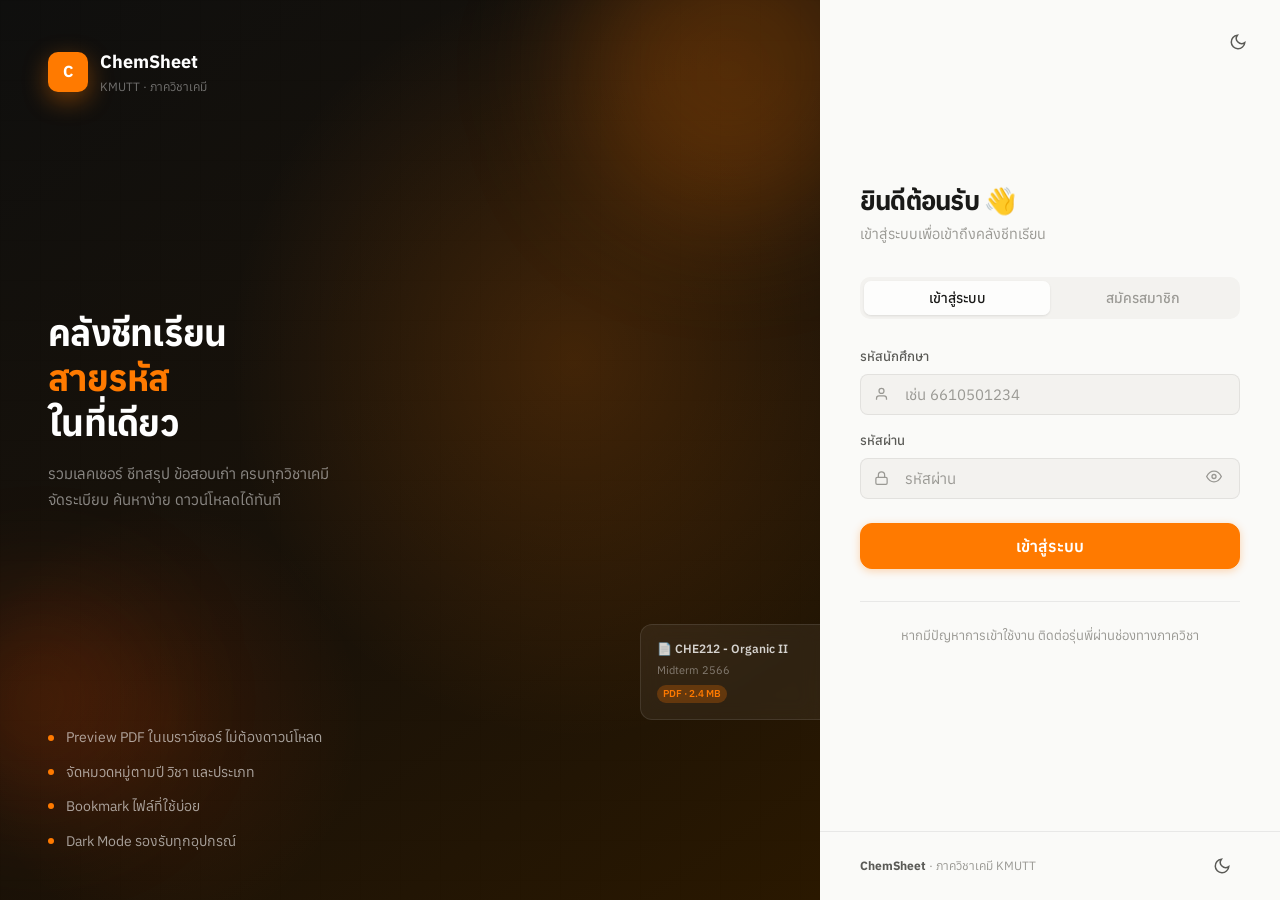
<file: index.html>
<!DOCTYPE html>
<html lang="th">
<head>
  <meta charset="UTF-8" />
  <meta http-equiv="refresh" content="0;url=login.html" />
  <title>ChemSheet — KMUTT Chemistry</title>
</head>
<body>
  <script>
    // Redirect to login (or dashboard if already logged in)
    const s = localStorage.getItem("chemsheet_session");
    if (s) {
      try {
        const session = JSON.parse(s);
        if (session.expiresAt > Date.now()) {
          window.location.href = session.role === "senior" ? "admin.html" : "dashboard.html";
        } else {
          window.location.href = "login.html";
        }
      } catch { window.location.href = "login.html"; }
    } else {
      window.location.href = "login.html";
    }
  </script>
</body>
</html>
</file>
<file: css/style.css>
/* ============================================================
   style.css — Design System | คลังชีทเรียนสายรหัส | KMUTT
   Inspired by: Apple, Linear, Vercel, Arc Browser, Notion
   ============================================================ */

/* ─── Fonts ──────────────────────────────────────────────────── */
@import url('https://fonts.googleapis.com/css2?family=Anuphan:wght@300;400;500;600;700&family=IBM+Plex+Mono:wght@400;500&display=swap');

/* ─── CSS Variables ──────────────────────────────────────────── */
:root {
  /* Brand */
  --accent: #FF7A00;
  --accent-soft: rgba(255, 122, 0, 0.12);
  --accent-hover: #FF9130;
  --accent-dark: #E06A00;

  /* Light Mode */
  --bg: #FAFAF8;
  --bg-secondary: #F3F2EF;
  --bg-tertiary: #ECEAE5;
  --surface: rgba(255,255,255,0.85);
  --surface-hover: rgba(255,255,255,0.95);
  --border: rgba(0,0,0,0.07);
  --border-strong: rgba(0,0,0,0.13);
  --text-primary: #1A1A18;
  --text-secondary: #5A5A56;
  --text-tertiary: #9A9994;
  --text-inverse: #FFFFFF;
  --shadow-sm: 0 1px 3px rgba(0,0,0,0.06), 0 1px 2px rgba(0,0,0,0.04);
  --shadow-md: 0 4px 16px rgba(0,0,0,0.08), 0 2px 6px rgba(0,0,0,0.05);
  --shadow-lg: 0 12px 40px rgba(0,0,0,0.10), 0 4px 12px rgba(0,0,0,0.06);
  --shadow-xl: 0 24px 64px rgba(0,0,0,0.12), 0 8px 24px rgba(0,0,0,0.07);
  --blur: blur(16px);
  --radius-sm: 8px;
  --radius-md: 12px;
  --radius-lg: 16px;
  --radius-xl: 24px;
  --radius-full: 999px;
  --sidebar-width: 256px;
  --navbar-h: 60px;
  --transition: 0.2s cubic-bezier(0.4, 0, 0.2, 1);
  --transition-spring: 0.35s cubic-bezier(0.34, 1.56, 0.64, 1);
}

[data-theme="dark"] {
  --bg: #0F0F0E;
  --bg-secondary: #161614;
  --bg-tertiary: #1E1E1B;
  --surface: rgba(26,26,23,0.85);
  --surface-hover: rgba(32,32,28,0.95);
  --border: rgba(255,255,255,0.07);
  --border-strong: rgba(255,255,255,0.12);
  --text-primary: #F0EFEB;
  --text-secondary: #9A9994;
  --text-tertiary: #5A5A56;
  --shadow-sm: 0 1px 3px rgba(0,0,0,0.3);
  --shadow-md: 0 4px 16px rgba(0,0,0,0.4);
  --shadow-lg: 0 12px 40px rgba(0,0,0,0.5);
  --shadow-xl: 0 24px 64px rgba(0,0,0,0.6);
}

/* ─── Reset & Base ───────────────────────────────────────────── */
*, *::before, *::after { box-sizing: border-box; margin: 0; padding: 0; }

html { font-size: 16px; scroll-behavior: smooth; -webkit-font-smoothing: antialiased; }

body {
  font-family: 'Anuphan', -apple-system, BlinkMacSystemFont, sans-serif;
  background: var(--bg);
  color: var(--text-primary);
  transition: background var(--transition), color var(--transition);
  min-height: 100vh;
  line-height: 1.6;
}

/* ─── Scrollbar ──────────────────────────────────────────────── */
::-webkit-scrollbar { width: 6px; height: 6px; }
::-webkit-scrollbar-track { background: transparent; }
::-webkit-scrollbar-thumb { background: var(--border-strong); border-radius: 99px; }
::-webkit-scrollbar-thumb:hover { background: var(--text-tertiary); }

/* ─── Typography ─────────────────────────────────────────────── */
h1 { font-size: clamp(1.75rem, 4vw, 2.5rem); font-weight: 700; letter-spacing: -0.03em; line-height: 1.2; }
h2 { font-size: clamp(1.25rem, 3vw, 1.75rem); font-weight: 600; letter-spacing: -0.02em; line-height: 1.3; }
h3 { font-size: 1.125rem; font-weight: 600; letter-spacing: -0.015em; }
h4 { font-size: 0.9375rem; font-weight: 500; }
p { color: var(--text-secondary); }
a { color: var(--accent); text-decoration: none; }
a:hover { color: var(--accent-hover); }
code, .mono { font-family: 'IBM Plex Mono', monospace; font-size: 0.875em; }

/* ─── Layout ─────────────────────────────────────────────────── */
.app-layout {
  display: flex;
  min-height: 100vh;
}

.main-content {
  flex: 1;
  margin-left: var(--sidebar-width);
  padding-top: var(--navbar-h);
  transition: margin var(--transition);
  min-width: 0;
}

.page-content { padding: 2rem; max-width: 1200px; margin: 0 auto; }

/* ─── Navbar ─────────────────────────────────────────────────── */
.navbar {
  position: fixed;
  top: 0; right: 0; left: var(--sidebar-width);
  height: var(--navbar-h);
  display: flex;
  align-items: center;
  justify-content: space-between;
  padding: 0 1.5rem;
  background: var(--surface);
  -webkit-backdrop-filter: var(--blur);
  backdrop-filter: var(--blur);
  border-bottom: 1px solid var(--border);
  z-index: 100;
  transition: left var(--transition);
}

.navbar-left { display: flex; align-items: center; gap: 1rem; }
.navbar-right { display: flex; align-items: center; gap: 0.5rem; }

.breadcrumb {
  display: flex; align-items: center; gap: 0.5rem;
  font-size: 0.8125rem; color: var(--text-tertiary);
}
.breadcrumb-sep { color: var(--text-tertiary); }
.breadcrumb-current { color: var(--text-primary); font-weight: 500; }

/* ─── Sidebar ─────────────────────────────────────────────────── */
.sidebar {
  position: fixed;
  top: 0; left: 0;
  width: var(--sidebar-width);
  height: 100vh;
  background: var(--surface);
  -webkit-backdrop-filter: var(--blur);
  backdrop-filter: var(--blur);
  border-right: 1px solid var(--border);
  display: flex;
  flex-direction: column;
  z-index: 200;
  transition: transform var(--transition);
  overflow-y: auto;
  overflow-x: hidden;
}

.sidebar-logo {
  display: flex; align-items: center; gap: 10px;
  padding: 1.25rem 1.25rem 1rem;
  border-bottom: 1px solid var(--border);
  min-height: var(--navbar-h);
}

.logo-icon {
  width: 32px; height: 32px;
  background: var(--accent);
  border-radius: var(--radius-sm);
  display: flex; align-items: center; justify-content: center;
  color: white; font-weight: 700; font-size: 0.875rem;
  flex-shrink: 0;
  box-shadow: 0 4px 12px rgba(255,122,0,0.35);
}

.logo-text .logo-name { font-size: 0.9375rem; font-weight: 700; color: var(--text-primary); line-height: 1.2; }
.logo-text .logo-sub { font-size: 0.6875rem; color: var(--text-tertiary); }

.sidebar-nav { flex: 1; padding: 0.75rem 0.75rem; }

.nav-section-label {
  font-size: 0.6875rem; font-weight: 600; text-transform: uppercase;
  letter-spacing: 0.08em; color: var(--text-tertiary);
  padding: 0.75rem 0.5rem 0.375rem;
}

.nav-item {
  display: flex; align-items: center; gap: 0.625rem;
  padding: 0.5rem 0.625rem;
  border-radius: var(--radius-sm);
  font-size: 0.875rem; font-weight: 500;
  color: var(--text-secondary);
  cursor: pointer;
  transition: all var(--transition);
  margin-bottom: 2px;
  text-decoration: none;
  user-select: none;
}
.nav-item svg { flex-shrink: 0; opacity: 0.7; }
.nav-item:hover { background: var(--bg-secondary); color: var(--text-primary); }
.nav-item:hover svg { opacity: 1; }
.nav-item.active { background: var(--accent-soft); color: var(--accent); font-weight: 600; }
.nav-item.active svg { opacity: 1; }
.nav-badge {
  margin-left: auto;
  background: var(--accent-soft); color: var(--accent);
  font-size: 0.6875rem; font-weight: 600;
  padding: 1px 6px; border-radius: 99px;
}

.sidebar-footer {
  padding: 0.75rem;
  border-top: 1px solid var(--border);
}

.user-card {
  display: flex; align-items: center; gap: 0.625rem;
  padding: 0.625rem;
  border-radius: var(--radius-md);
  cursor: pointer;
  transition: background var(--transition);
  text-decoration: none;
}
.user-card:hover { background: var(--bg-secondary); }
.user-avatar {
  width: 32px; height: 32px; border-radius: 50%;
  background: var(--accent-soft); color: var(--accent);
  display: flex; align-items: center; justify-content: center;
  font-size: 0.75rem; font-weight: 700; flex-shrink: 0;
  overflow: hidden;
}
.user-avatar img { width: 100%; height: 100%; object-fit: cover; }
.user-info .user-name { font-size: 0.8125rem; font-weight: 600; color: var(--text-primary); line-height: 1.2; }
.user-info .user-role {
  font-size: 0.6875rem; color: var(--text-tertiary);
  display: flex; align-items: center; gap: 4px;
}
.role-dot { width: 5px; height: 5px; border-radius: 50%; background: var(--accent); }

/* ─── Sidebar Overlay (mobile) ───────────────────────────────── */
.sidebar-overlay {
  display: none;
  position: fixed; inset: 0;
  background: rgba(0,0,0,0.4);
  z-index: 190;
  opacity: 0;
  transition: opacity var(--transition);
}
.sidebar-overlay.overlay-show { opacity: 1; }

/* ─── Buttons ─────────────────────────────────────────────────── */
.btn {
  display: inline-flex; align-items: center; justify-content: center; gap: 0.5rem;
  padding: 0.5rem 1rem;
  border-radius: var(--radius-sm);
  font-family: inherit; font-size: 0.875rem; font-weight: 500;
  border: 1px solid transparent;
  cursor: pointer;
  transition: all var(--transition);
  white-space: nowrap;
  text-decoration: none;
}
.btn:disabled { opacity: 0.5; cursor: not-allowed; }
.btn-primary { background: var(--accent); color: white; border-color: var(--accent); box-shadow: 0 2px 8px rgba(255,122,0,0.3); }
.btn-primary:hover:not(:disabled) { background: var(--accent-hover); transform: translateY(-1px); box-shadow: 0 4px 16px rgba(255,122,0,0.35); }
.btn-ghost { background: transparent; color: var(--text-secondary); border-color: var(--border); }
.btn-ghost:hover:not(:disabled) { background: var(--bg-secondary); color: var(--text-primary); }
.btn-danger { background: #E53E3E; color: white; border-color: #E53E3E; }
.btn-danger:hover:not(:disabled) { background: #C53030; }
.btn-icon { padding: 0.5rem; border-radius: var(--radius-sm); }
.btn-sm { padding: 0.375rem 0.75rem; font-size: 0.8125rem; }
.btn-lg { padding: 0.75rem 1.5rem; font-size: 1rem; border-radius: var(--radius-md); }
.btn-spinner {
  width: 16px; height: 16px;
  border: 2px solid rgba(255,255,255,0.3);
  border-top-color: white;
  border-radius: 50%;
  animation: spin 0.7s linear infinite;
}
@keyframes spin { to { transform: rotate(360deg); } }

/* ─── Cards ───────────────────────────────────────────────────── */
.card {
  background: var(--surface);
  border: 1px solid var(--border);
  border-radius: var(--radius-lg);
  padding: 1.25rem;
  box-shadow: var(--shadow-sm);
  transition: all var(--transition);
}
.card:hover { box-shadow: var(--shadow-md); }
.card-glass {
  background: var(--surface);
  -webkit-backdrop-filter: var(--blur);
  backdrop-filter: var(--blur);
}

/* ─── File Cards ─────────────────────────────────────────────── */
.file-grid {
  display: grid;
  grid-template-columns: repeat(auto-fill, minmax(200px, 1fr));
  gap: 1rem;
}

.file-card {
  background: var(--surface);
  border: 1px solid var(--border);
  border-radius: var(--radius-lg);
  padding: 1rem;
  cursor: pointer;
  transition: all var(--transition);
  position: relative;
  overflow: hidden;
}
.file-card:hover {
  border-color: var(--accent);
  box-shadow: var(--shadow-md), 0 0 0 3px var(--accent-soft);
  transform: translateY(-2px);
}
.file-card-icon {
  width: 40px; height: 40px;
  background: linear-gradient(135deg, #FF7A00 0%, #FF4D00 100%);
  border-radius: var(--radius-sm);
  display: flex; align-items: center; justify-content: center;
  color: white; margin-bottom: 0.75rem;
  box-shadow: 0 4px 12px rgba(255,122,0,0.3);
}
.file-card-name { font-size: 0.875rem; font-weight: 500; color: var(--text-primary); margin-bottom: 0.25rem; line-height: 1.4; word-break: break-word; }
.file-card-meta { font-size: 0.75rem; color: var(--text-tertiary); display: flex; align-items: center; gap: 0.375rem; }
.file-card-pin { position: absolute; top: 0.625rem; right: 0.625rem; color: var(--accent); }
.file-card-bookmark {
  position: absolute; bottom: 0.625rem; right: 0.625rem;
  color: var(--text-tertiary); transition: color var(--transition);
  background: none; border: none; cursor: pointer; padding: 4px;
}
.file-card-bookmark:hover, .file-card-bookmark.active { color: var(--accent); }

.folder-card {
  background: var(--bg-secondary);
  border: 1px solid var(--border);
  border-radius: var(--radius-md);
  padding: 0.875rem 1rem;
  cursor: pointer;
  display: flex; align-items: center; gap: 0.75rem;
  transition: all var(--transition);
}
.folder-card:hover { background: var(--bg-tertiary); border-color: var(--border-strong); transform: translateX(2px); }
.folder-icon { color: var(--accent); flex-shrink: 0; }
.folder-name { font-size: 0.875rem; font-weight: 500; color: var(--text-primary); }
.folder-count { font-size: 0.75rem; color: var(--text-tertiary); margin-left: auto; }

/* ─── Search Bar ─────────────────────────────────────────────── */
.search-wrapper {
  position: relative;
}
.search-icon {
  position: absolute; left: 0.875rem; top: 50%; transform: translateY(-50%);
  color: var(--text-tertiary); pointer-events: none;
}
.search-input {
  width: 100%;
  padding: 0.625rem 1rem 0.625rem 2.75rem;
  background: var(--bg-secondary);
  border: 1px solid var(--border);
  border-radius: var(--radius-full);
  font-family: inherit; font-size: 0.875rem; color: var(--text-primary);
  transition: all var(--transition);
  outline: none;
}
.search-input::placeholder { color: var(--text-tertiary); }
.search-input:focus { border-color: var(--accent); background: var(--surface); box-shadow: 0 0 0 3px var(--accent-soft); }

/* ─── Form Elements ──────────────────────────────────────────── */
.form-group { display: flex; flex-direction: column; gap: 0.375rem; }
.form-label { font-size: 0.8125rem; font-weight: 500; color: var(--text-secondary); }
.form-input, .form-select, .form-textarea {
  width: 100%;
  padding: 0.625rem 0.875rem;
  background: var(--bg-secondary);
  border: 1px solid var(--border);
  border-radius: var(--radius-sm);
  font-family: inherit; font-size: 0.9375rem; color: var(--text-primary);
  outline: none; transition: all var(--transition);
}
.form-input:focus, .form-select:focus, .form-textarea:focus {
  border-color: var(--accent); background: var(--surface);
  box-shadow: 0 0 0 3px var(--accent-soft);
}
.form-input::placeholder { color: var(--text-tertiary); }
.form-hint { font-size: 0.75rem; color: var(--text-tertiary); }
.form-error { font-size: 0.75rem; color: #E53E3E; }
.form-input.error { border-color: #E53E3E; }

/* ─── Tabs ────────────────────────────────────────────────────── */
.tab-bar {
  display: flex;
  background: var(--bg-secondary);
  border-radius: var(--radius-md);
  padding: 4px;
  gap: 2px;
}
.tab-item {
  flex: 1; padding: 0.5rem;
  text-align: center; font-size: 0.875rem; font-weight: 500;
  color: var(--text-tertiary); border-radius: var(--radius-sm);
  cursor: pointer; transition: all var(--transition);
  border: none; background: none; font-family: inherit;
}
.tab-item:hover { color: var(--text-primary); }
.tab-item.active { background: var(--surface); color: var(--text-primary); box-shadow: var(--shadow-sm); }

/* ─── Badges / Pills ─────────────────────────────────────────── */
.badge {
  display: inline-flex; align-items: center; gap: 4px;
  padding: 2px 8px;
  border-radius: 99px;
  font-size: 0.6875rem; font-weight: 600; white-space: nowrap;
}
.badge-orange { background: var(--accent-soft); color: var(--accent); }
.badge-green { background: rgba(16,185,129,0.1); color: #059669; }
.badge-red { background: rgba(239,68,68,0.1); color: #DC2626; }
.badge-gray { background: var(--bg-secondary); color: var(--text-secondary); }

/* ─── Toast ───────────────────────────────────────────────────── */
#toast-container {
  position: fixed; bottom: 1.5rem; right: 1.5rem;
  z-index: 9999; display: flex; flex-direction: column; gap: 0.5rem;
  pointer-events: none;
}
.toast {
  display: flex; align-items: center; gap: 0.625rem;
  padding: 0.75rem 1rem;
  background: var(--surface);
  -webkit-backdrop-filter: var(--blur);
  backdrop-filter: var(--blur);
  border: 1px solid var(--border);
  border-radius: var(--radius-md);
  box-shadow: var(--shadow-xl);
  font-size: 0.875rem; font-weight: 500; color: var(--text-primary);
  min-width: 240px; max-width: 360px;
  transform: translateX(110%); opacity: 0;
  transition: all 0.35s cubic-bezier(0.34, 1.56, 0.64, 1);
  pointer-events: all;
}
.toast.toast-show { transform: translateX(0); opacity: 1; }
.toast.toast-hide { transform: translateX(110%); opacity: 0; transition: all 0.3s ease-in; }
.toast-success .toast-icon { color: #059669; }
.toast-error .toast-icon { color: #DC2626; }
.toast-warning .toast-icon { color: #D97706; }
.toast-info .toast-icon { color: var(--accent); }

/* ─── Modal ───────────────────────────────────────────────────── */
.modal-overlay {
  position: fixed; inset: 0;
  background: rgba(0,0,0,0.5);
  -webkit-backdrop-filter: blur(4px);
  backdrop-filter: blur(4px);
  z-index: 1000;
  display: flex; align-items: center; justify-content: center;
  padding: 1rem;
  opacity: 0; transition: opacity 0.2s;
}
.modal-overlay.modal-open { opacity: 1; }
.modal-overlay.modal-open .modal { transform: scale(1) translateY(0); opacity: 1; }
.modal {
  background: var(--surface);
  border: 1px solid var(--border);
  border-radius: var(--radius-xl);
  width: 100%; max-width: 480px;
  box-shadow: var(--shadow-xl);
  transform: scale(0.95) translateY(16px);
  opacity: 0;
  transition: all 0.3s cubic-bezier(0.34, 1.56, 0.64, 1);
}
.modal-header {
  display: flex; align-items: center; justify-content: space-between;
  padding: 1.25rem 1.5rem 0;
}
.modal-title { font-size: 1.0625rem; font-weight: 600; }
.modal-close { background: none; border: none; cursor: pointer; color: var(--text-tertiary); padding: 4px; border-radius: 6px; transition: all var(--transition); }
.modal-close:hover { background: var(--bg-secondary); color: var(--text-primary); }
.modal-body { padding: 1rem 1.5rem; color: var(--text-secondary); }
.modal-footer { display: flex; justify-content: flex-end; gap: 0.5rem; padding: 1rem 1.5rem 1.25rem; }

/* ─── Skeleton ────────────────────────────────────────────────── */
@keyframes shimmer {
  0% { background-position: -400px 0; }
  100% { background-position: 400px 0; }
}
.skeleton-card {
  background: var(--surface); border: 1px solid var(--border);
  border-radius: var(--radius-lg); padding: 1rem;
  display: flex; flex-direction: column; gap: 0.625rem;
}
.skeleton-line {
  height: 12px; border-radius: 6px;
  background: linear-gradient(90deg, var(--bg-secondary) 25%, var(--bg-tertiary) 50%, var(--bg-secondary) 75%);
  background-size: 800px 100%;
  animation: shimmer 1.4s infinite;
}
.skeleton-line-sm { width: 40%; height: 10px; }
.skeleton-line-lg { width: 85%; height: 14px; }

/* ─── Empty State ─────────────────────────────────────────────── */
.empty-state {
  text-align: center; padding: 3rem 1rem;
  display: flex; flex-direction: column; align-items: center; gap: 0.75rem;
}
.empty-icon { color: var(--text-tertiary); opacity: 0.5; }
.empty-title { font-size: 0.9375rem; font-weight: 500; color: var(--text-secondary); }
.empty-sub { font-size: 0.8125rem; color: var(--text-tertiary); }

/* ─── Stat Cards ─────────────────────────────────────────────── */
.stat-grid { display: grid; grid-template-columns: repeat(auto-fill, minmax(160px, 1fr)); gap: 1rem; }
.stat-card {
  background: var(--surface); border: 1px solid var(--border);
  border-radius: var(--radius-lg); padding: 1.125rem;
}
.stat-value { font-size: 1.75rem; font-weight: 700; color: var(--text-primary); line-height: 1; margin-bottom: 0.25rem; }
.stat-label { font-size: 0.8125rem; color: var(--text-secondary); }
.stat-change { font-size: 0.75rem; color: #059669; }

/* ─── Drag & Drop Zone ───────────────────────────────────────── */
.drop-zone {
  border: 2px dashed var(--border-strong);
  border-radius: var(--radius-lg);
  padding: 2.5rem;
  text-align: center;
  cursor: pointer;
  transition: all var(--transition);
  background: var(--bg-secondary);
}
.drop-zone:hover, .drop-zone.drag-over {
  border-color: var(--accent);
  background: var(--accent-soft);
}
.drop-zone-icon { color: var(--text-tertiary); margin-bottom: 0.75rem; }
.drop-zone-text { font-size: 0.9375rem; font-weight: 500; color: var(--text-secondary); }
.drop-zone-hint { font-size: 0.8125rem; color: var(--text-tertiary); margin-top: 0.25rem; }

/* ─── Table ───────────────────────────────────────────────────── */
.table-wrapper { overflow-x: auto; border-radius: var(--radius-lg); border: 1px solid var(--border); }
table { width: 100%; border-collapse: collapse; font-size: 0.875rem; }
thead tr { background: var(--bg-secondary); }
th { padding: 0.75rem 1rem; text-align: left; font-weight: 600; font-size: 0.8125rem; color: var(--text-secondary); white-space: nowrap; }
td { padding: 0.75rem 1rem; border-top: 1px solid var(--border); color: var(--text-primary); }
tr:hover td { background: var(--bg-secondary); }

/* ─── Announcement Banner ────────────────────────────────────── */
.announcement {
  background: linear-gradient(135deg, var(--accent) 0%, #FF4D00 100%);
  color: white; border-radius: var(--radius-lg);
  padding: 1rem 1.25rem;
  display: flex; align-items: flex-start; gap: 0.75rem;
}
.announcement-icon { flex-shrink: 0; margin-top: 2px; }
.announcement-title { font-size: 0.875rem; font-weight: 600; margin-bottom: 2px; }
.announcement-body { font-size: 0.8125rem; opacity: 0.9; }

/* ─── Progress Bar ───────────────────────────────────────────── */
.progress-bar {
  height: 4px; background: var(--bg-tertiary); border-radius: 99px; overflow: hidden;
}
.progress-fill {
  height: 100%; background: var(--accent);
  border-radius: 99px; transition: width 0.5s ease;
}

/* ─── Upload Progress ─────────────────────────────────────────── */
.upload-item {
  display: flex; align-items: center; gap: 0.875rem;
  padding: 0.75rem; border-radius: var(--radius-md);
  background: var(--bg-secondary); margin-bottom: 0.5rem;
}
.upload-info { flex: 1; min-width: 0; }
.upload-name { font-size: 0.875rem; font-weight: 500; color: var(--text-primary); truncate: ellipsis; white-space: nowrap; overflow: hidden; }
.upload-size { font-size: 0.75rem; color: var(--text-tertiary); }

/* ─── PDF Preview Modal ──────────────────────────────────────── */
.pdf-modal { max-width: 900px; height: 85vh; display: flex; flex-direction: column; }
.pdf-modal .modal-body { flex: 1; padding: 0; overflow: hidden; }
.pdf-iframe { width: 100%; height: 100%; border: none; border-radius: 0 0 var(--radius-xl) var(--radius-xl); }

/* ─── Filter Chips ────────────────────────────────────────────── */
.filter-chips { display: flex; flex-wrap: wrap; gap: 0.5rem; }
.chip {
  padding: 0.3125rem 0.75rem;
  border: 1px solid var(--border);
  border-radius: var(--radius-full);
  font-size: 0.8125rem; font-weight: 500;
  color: var(--text-secondary); cursor: pointer;
  transition: all var(--transition); background: none;
  font-family: inherit;
}
.chip:hover { border-color: var(--accent); color: var(--accent); background: var(--accent-soft); }
.chip.active { border-color: var(--accent); color: var(--accent); background: var(--accent-soft); }

/* ─── Page Transitions ────────────────────────────────────────── */
.page-enter { animation: pageEnter 0.35s cubic-bezier(0.4, 0, 0.2, 1) forwards; }
@keyframes pageEnter {
  from { opacity: 0; transform: translateY(12px); }
  to { opacity: 1; transform: translateY(0); }
}

/* ─── Icon Button ─────────────────────────────────────────────── */
.icon-btn {
  background: none; border: none; cursor: pointer;
  display: flex; align-items: center; justify-content: center;
  width: 36px; height: 36px; border-radius: var(--radius-sm);
  color: var(--text-secondary); transition: all var(--transition);
}
.icon-btn:hover { background: var(--bg-secondary); color: var(--text-primary); }

/* ─── Divider ─────────────────────────────────────────────────── */
.divider { height: 1px; background: var(--border); margin: 1rem 0; }
.divider-text {
  display: flex; align-items: center; gap: 0.75rem; margin: 1.25rem 0;
  color: var(--text-tertiary); font-size: 0.8125rem;
}
.divider-text::before, .divider-text::after { content: ''; flex: 1; height: 1px; background: var(--border); }

/* ─── Responsive ─────────────────────────────────────────────── */
@media (max-width: 768px) {
  :root { --sidebar-width: 0px; }
  .sidebar { transform: translateX(-100%); width: 280px; }
  .sidebar.sidebar-open { transform: translateX(0); }
  .sidebar-overlay { display: block; }
  .navbar { left: 0; }
  .main-content { margin-left: 0; }
  .page-content { padding: 1rem; }
  .file-grid { grid-template-columns: repeat(auto-fill, minmax(160px, 1fr)); }
  .stat-grid { grid-template-columns: repeat(2, 1fr); }
}

@media (max-width: 480px) {
  .file-grid { grid-template-columns: repeat(2, 1fr); }
  .modal { max-width: 100%; border-radius: var(--radius-lg) var(--radius-lg) 0 0; }
  .modal-overlay { align-items: flex-end; }
}
</file>
